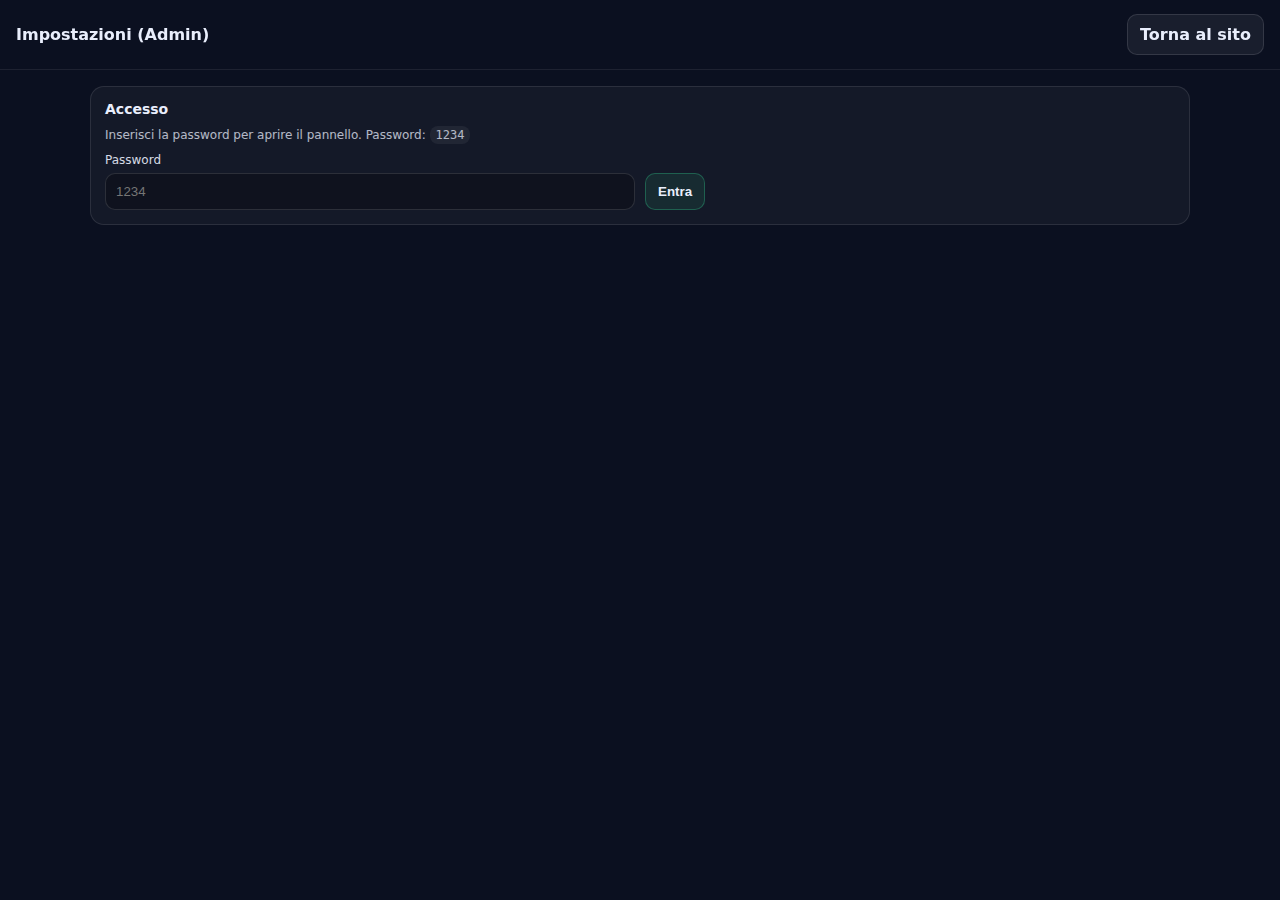
<file: admin/index.html>
<!doctype html>
<html lang="it">
<head>
  <meta charset="utf-8" />
  <meta name="viewport" content="width=device-width, initial-scale=1" />
  <title>Impostazioni - Acchiappasogni di Erika</title>
  <style>
    :root { color-scheme: dark; }
    body { margin:0; font-family: system-ui, -apple-system, Segoe UI, Roboto, Arial; background:#0b1020; color:#e9eefc; }
    header { position: sticky; top:0; backdrop-filter: blur(10px); background: rgba(11,16,32,.8); border-bottom:1px solid rgba(255,255,255,.08); padding:14px 16px; display:flex; align-items:center; gap:10px; z-index:5;}
    header h1 { margin:0; font-size:16px; font-weight:700; }
    header .spacer { flex:1; }
    a.btn, button.btn { border:1px solid rgba(255,255,255,.12); background: rgba(255,255,255,.06); color:#e9eefc; padding:10px 12px; border-radius:10px; cursor:pointer; text-decoration:none; font-weight:600; }
    a.btn:hover, button.btn:hover { background: rgba(255,255,255,.09); }
    main { padding:16px; max-width:1100px; margin:0 auto; }
    .grid { display:grid; grid-template-columns: 1fr; gap:14px; }
    @media (min-width: 960px) { .grid { grid-template-columns: 380px 1fr; } }
    .card { border:1px solid rgba(255,255,255,.10); background: rgba(255,255,255,.04); border-radius:14px; padding:14px; }
    .card h2 { margin:0 0 10px; font-size:14px; }
    label { display:block; font-size:12px; opacity:.9; margin:10px 0 6px; }
    input, select, textarea { width:100%; box-sizing:border-box; padding:10px 10px; border-radius:10px;
      border:1px solid rgba(255,255,255,.12); background: rgba(0,0,0,.25); color:#e9eefc; }
    textarea { min-height:88px; resize: vertical; }
    .row { display:grid; grid-template-columns: 1fr 1fr; gap:10px; }
    .row3 { display:grid; grid-template-columns: 1fr 1fr 1fr; gap:10px; }
    .muted { opacity:.75; font-size:12px; line-height:1.35; }
    .actions { display:flex; flex-wrap:wrap; gap:10px; margin-top:12px; }
    .danger { border-color: rgba(255,90,90,.35) !important; background: rgba(255,90,90,.08) !important; }
    .ok { border-color: rgba(60,255,170,.25) !important; background: rgba(60,255,170,.08) !important; }
    .list { display:grid; gap:10px; }
    .item { display:flex; gap:12px; align-items:flex-start; padding:10px; border:1px solid rgba(255,255,255,.10); border-radius:12px; background: rgba(255,255,255,.03); }
    .thumb { width:78px; height:78px; border-radius:12px; object-fit:cover; background: rgba(255,255,255,.06); border:1px solid rgba(255,255,255,.08); }
    .item h3 { margin:0; font-size:14px; }
    .pill { display:inline-block; font-size:11px; padding:3px 8px; border-radius:999px; border:1px solid rgba(255,255,255,.10); background: rgba(255,255,255,.06); margin-top:6px; }
    .item .meta { flex:1; }
    .item .controls { display:flex; gap:8px; flex-wrap:wrap; justify-content:flex-end; }
    .small { padding:8px 10px !important; border-radius:10px !important; font-size:13px; }
    .hr { height:1px; background: rgba(255,255,255,.10); margin:12px 0; }
    .hidden { display:none !important; }
    code { background: rgba(255,255,255,.08); padding:2px 6px; border-radius:8px; }
  </style>
</head>
<body>
<header>
  <h1>Impostazioni (Admin)</h1>
  <span class="spacer"></span>
  <a class="btn" href="../">Torna al sito</a>
</header>

<main>
  <div id="lockCard" class="card">
    <h2>Accesso</h2>
    <div class="muted">Inserisci la password per aprire il pannello. Password: <code>1234</code></div>
    <div class="row">
      <div>
        <label>Password</label>
        <input id="pw" type="password" placeholder="1234" />
      </div>
      <div style="align-self:end">
        <button class="btn ok" id="btnLogin">Entra</button>
      </div>
    </div>
    <div id="lockErr" class="muted" style="margin-top:10px; color:#ff8e8e; display:none;">Password errata.</div>
  </div>

  <div id="app" class="grid hidden">
    <section class="card">
      <h2>Azioni veloci</h2>
      <div class="muted">
        Le modifiche si salvano <b>in locale</b> (telefono/PC) e il sito le usa subito.
        Per renderle “definitive” su GitHub: usa <b>Esporta JSON</b> e incollalo in <code>data/products.json</code>.
      </div>

      <div class="actions">
        <button class="btn" id="btnLoadFromGitHub">Ricarica da GitHub (reset locale)</button>
        <button class="btn" id="btnSetAll5">Metti tutti i prezzi a 5€</button>
        <button class="btn" id="btnExport">Esporta JSON</button>
        <button class="btn" id="btnImport">Importa JSON</button>
        <button class="btn danger" id="btnClearLocal">Cancella modifiche locali</button>
      </div>

      <div class="hr"></div>

      <h2>Aggiungi / Modifica prodotto</h2>

      <label>ID (unico)</label>
      <input id="f_id" placeholder="AE-1200" />

      <div class="row">
        <div>
          <label>Titolo (es: Acchiappasogni - Modello 1)</label>
          <input id="f_title" placeholder="Acchiappasogni - Modello 1" />
        </div>
        <div>
          <label>Categoria</label>
          <input id="f_category" placeholder="Acchiappasogni Classici" />
        </div>
      </div>

      <div class="row3">
        <div>
          <label>Prezzo (€)</label>
          <input id="f_price" type="number" min="0" step="0.01" value="5" />
        </div>
        <div>
          <label>In evidenza</label>
          <select id="f_featured">
            <option value="false">No</option>
            <option value="true">Sì</option>
          </select>
        </div>
        <div>
          <label>Numero modello (solo per ordinare)</label>
          <input id="f_modelNo" type="number" min="1" step="1" value="1" />
        </div>
      </div>

      <label>Descrizione (opzionale)</label>
      <textarea id="f_desc" placeholder="(lascia vuoto se non vuoi descrizione)"></textarea>

      <label>Foto (scegli 1 opzione)</label>
      <div class="muted">
        ✅ <b>Opzione A (consigliata)</b>: metti il percorso GitHub (es: <code>assets/images/acchiappasogni_hd/FB_IMG_....jpg</code>)<br>
        ✅ <b>Opzione B</b>: scegli un file dal telefono → si salva in locale (non va su GitHub).
      </div>

      <label>Percorso/URL immagine (Opzione A)</label>
      <input id="f_image" placeholder="assets/images/acchiappasogni_hd/FB_IMG_....jpg" />

      <label>Carica file immagine (Opzione B - solo locale)</label>
      <input id="f_file" type="file" accept="image/*" />

      <div style="margin-top:10px;">
        <img id="preview" class="thumb" alt="anteprima" />
      </div>

      <div class="actions">
        <button class="btn ok" id="btnSave">Salva (aggiungi / aggiorna)</button>
        <button class="btn" id="btnNew">Nuovo (pulisci campi)</button>
        <button class="btn danger" id="btnDelete">Elimina questo prodotto</button>
      </div>

      <div id="msg" class="muted" style="margin-top:10px;"></div>
    </section>

    <section class="card">
      <h2>Elenco prodotti</h2>
      <div class="muted">Tocca “Modifica” su un prodotto per caricarlo nel form.</div>

      <label>Cerca</label>
      <input id="q" placeholder="cerca titolo / id..." />

      <div class="hr"></div>

      <div id="list" class="list"></div>
    </section>
  </div>

  <div id="exportModal" class="card hidden">
    <h2>Esporta JSON</h2>
    <div class="muted">
      Copia tutto e incollalo in <code>data/products.json</code> su GitHub quando vuoi rendere le modifiche “online”.
    </div>
    <label>JSON</label>
    <textarea id="exportText" style="min-height:260px;"></textarea>
    <div class="actions">
      <button class="btn ok" id="btnCopy">Copia</button>
      <button class="btn" id="btnCloseExport">Chiudi</button>
    </div>
  </div>

  <div id="importModal" class="card hidden">
    <h2>Importa JSON</h2>
    <div class="muted">
      Incolla qui un JSON valido (array di prodotti). Verrà salvato in locale e usato dal sito.
    </div>
    <label>JSON</label>
    <textarea id="importText" style="min-height:220px;"></textarea>
    <div class="actions">
      <button class="btn ok" id="btnDoImport">Importa</button>
      <button class="btn" id="btnCloseImport">Chiudi</button>
    </div>
  </div>
</main>

<script>
(() => {
  const PASS = "1234";
  const KEY = "AE_PRODUCTS_OVERRIDE_V1";
  const GITHUB_PRODUCTS_URL = "../data/products.json";

  // --- DOM
  const $ = (id) => document.getElementById(id);

  const lockCard = $("lockCard");
  const app = $("app");
  const lockErr = $("lockErr");
  const pw = $("pw");
  const btnLogin = $("btnLogin");

  const btnLoadFromGitHub = $("btnLoadFromGitHub");
  const btnSetAll5 = $("btnSetAll5");
  const btnExport = $("btnExport");
  const btnImport = $("btnImport");
  const btnClearLocal = $("btnClearLocal");

  const exportModal = $("exportModal");
  const exportText = $("exportText");
  const btnCopy = $("btnCopy");
  const btnCloseExport = $("btnCloseExport");

  const importModal = $("importModal");
  const importText = $("importText");
  const btnDoImport = $("btnDoImport");
  const btnCloseImport = $("btnCloseImport");

  const f_id = $("f_id");
  const f_title = $("f_title");
  const f_category = $("f_category");
  const f_price = $("f_price");
  const f_featured = $("f_featured");
  const f_modelNo = $("f_modelNo");
  const f_desc = $("f_desc");
  const f_image = $("f_image");
  const f_file = $("f_file");
  const preview = $("preview");

  const btnSave = $("btnSave");
  const btnNew = $("btnNew");
  const btnDelete = $("btnDelete");
  const msg = $("msg");

  const q = $("q");
  const list = $("list");

  // --- STATE
  /** @type {Array<any>} */
  let products = [];

  // --- HELPERS
  function toast(t, ok=true){
    msg.textContent = t;
    msg.style.color = ok ? "#9dffcf" : "#ff9d9d";
    setTimeout(() => { if (msg.textContent === t) msg.textContent = ""; }, 3500);
  }

  function sanitizeNumber(n, fallback=0){
    const x = Number(n);
    return Number.isFinite(x) ? x : fallback;
  }

  function getLocal(){
    const raw = localStorage.getItem(KEY);
    if(!raw) return null;
    try { return JSON.parse(raw); } catch { return null; }
  }

  function setLocal(arr){
    localStorage.setItem(KEY, JSON.stringify(arr, null, 2));
  }

  async function fetchGitHubProducts(){
    const res = await fetch(GITHUB_PRODUCTS_URL + "?t=" + Date.now(), { cache:"no-store" });
    if(!res.ok) throw new Error("Impossibile caricare products.json");
    const data = await res.json();
    if(!Array.isArray(data)) throw new Error("JSON non valido: non è un array");
    return data;
  }

  function byModelNo(a,b){
    const an = sanitizeNumber(a.modelNo ?? guessModelNo(a.title), 999999);
    const bn = sanitizeNumber(b.modelNo ?? guessModelNo(b.title), 999999);
    return an - bn;
  }

  function guessModelNo(title=""){
    const m = String(title).match(/modello\s+(\d+)/i);
    return m ? Number(m[1]) : 999999;
  }

  function normalize(p){
    // descrizione opzionale: se vuota la togliamo (così “senza descrizione” resta pulito)
    const out = {
      id: String(p.id || "").trim(),
      title: String(p.title || "").trim(),
      category: String(p.category || "Acchiappasogni Classici").trim(),
      price_from: sanitizeNumber(p.price_from, 5),
      featured: Boolean(p.featured),
      // extra per ordinamento interno
      modelNo: sanitizeNumber(p.modelNo ?? guessModelNo(p.title), 999999),
    };

    const desc = (p.description ?? "").toString().trim();
    if(desc) out.description = desc;

    const img = (p.image ?? "").toString().trim();
    if(img) out.image = img;

    return out;
  }

  function renderList(){
    const query = (q.value || "").toLowerCase().trim();
    const filtered = products
      .slice()
      .sort(byModelNo)
      .filter(p => {
        if(!query) return true;
        return (p.id||"").toLowerCase().includes(query) ||
               (p.title||"").toLowerCase().includes(query);
      });

    list.innerHTML = "";
    if(filtered.length === 0){
      list.innerHTML = `<div class="muted">Nessun prodotto trovato.</div>`;
      return;
    }

    for(const p of filtered){
      const item = document.createElement("div");
      item.className = "item";

      const img = document.createElement("img");
      img.className = "thumb";
      img.alt = p.title || "foto";
      img.loading = "lazy";
      if(p.image){
        img.src = p.image.startsWith("data:") ? p.image : ("../" + p.image.replace(/^\.\//,"").replace(/^\/+/,""));
      } else {
        img.removeAttribute("src");
      }

      const meta = document.createElement("div");
      meta.className = "meta";
      meta.innerHTML = `
        <h3>${escapeHtml(p.title || "(senza titolo)")}</h3>
        <div class="pill">${escapeHtml(p.id || "")} · € ${escapeHtml(String(p.price_from ?? ""))}</div>
        <div class="muted" style="margin-top:6px;">${escapeHtml(p.category || "")}${p.featured ? " · In evidenza" : ""}</div>
      `;

      const controls = document.createElement("div");
      controls.className = "controls";
      const b1 = document.createElement("button");
      b1.className = "btn small";
      b1.textContent = "Modifica";
      b1.onclick = () => loadIntoForm(p.id);

      const b2 = document.createElement("button");
      b2.className = "btn small danger";
      b2.textContent = "Elimina";
      b2.onclick = () => {
        if(confirm(`Eliminare "${p.title}"?`)){
          products = products.filter(x => x.id !== p.id);
          setLocal(products);
          renderList();
          toast("Prodotto eliminato.");
          clearForm();
        }
      };

      controls.appendChild(b1);
      controls.appendChild(b2);

      item.appendChild(img);
      item.appendChild(meta);
      item.appendChild(controls);

      list.appendChild(item);
    }
  }

  function escapeHtml(s){
    return String(s).replace(/[&<>"']/g, c => ({
      "&":"&amp;","<":"&lt;",">":"&gt;","\"":"&quot;","'":"&#39;"
    }[c]));
  }

  function clearForm(){
    f_id.value = "";
    f_title.value = "";
    f_category.value = "Acchiappasogni Classici";
    f_price.value = "5";
    f_featured.value = "false";
    f_modelNo.value = "1";
    f_desc.value = "";
    f_image.value = "";
    f_file.value = "";
    preview.src = "";
  }

  function loadIntoForm(id){
    const p = products.find(x => x.id === id);
    if(!p){ toast("Prodotto non trovato.", false); return; }

    f_id.value = p.id || "";
    f_title.value = p.title || "";
    f_category.value = p.category || "Acchiappasogni Classici";
    f_price.value = String(p.price_from ?? 5);
    f_featured.value = p.featured ? "true" : "false";
    f_modelNo.value = String(p.modelNo ?? guessModelNo(p.title) ?? 999999);
    f_desc.value = p.description || "";
    f_image.value = (p.image && !p.image.startsWith("data:")) ? p.image : "";
    f_file.value = "";

    if(p.image){
      preview.src = p.image.startsWith("data:") ? p.image : ("../" + p.image.replace(/^\.\//,"").replace(/^\/+/,""));
    } else {
      preview.src = "";
    }
  }

  function upsertFromForm(){
    const id = f_id.value.trim();
    const title = f_title.value.trim();
    if(!id){ toast("ID obbligatorio.", false); return; }
    if(!title){ toast("Titolo obbligatorio.", false); return; }

    const obj = normalize({
      id,
      title,
      category: f_category.value.trim() || "Acchiappasogni Classici",
      price_from: sanitizeNumber(f_price.value, 5),
      featured: (f_featured.value === "true"),
      modelNo: sanitizeNumber(f_modelNo.value, guessModelNo(title)),
      description: f_desc.value.trim(),
      image: f_image.value.trim()
    });

    // se l’utente ha caricato un file immagine, salviamo dataURL (solo locale)
    const file = f_file.files && f_file.files[0];
    if(file){
      const reader = new FileReader();
      reader.onload = () => {
        obj.image = String(reader.result || "");
        commitUpsert(obj);
      };
      reader.readAsDataURL(file);
      return;
    }

    commitUpsert(obj);
  }

  function commitUpsert(obj){
    // se immagine vuota, la togliamo
    if(!obj.image) delete obj.image;

    const i = products.findIndex(x => x.id === obj.id);
    if(i >= 0){
      products[i] = obj;
      toast("Prodotto aggiornato.");
    } else {
      products.push(obj);
      toast("Prodotto aggiunto.");
    }

    setLocal(products);
    renderList();
    loadIntoForm(obj.id);
  }

  function deleteCurrent(){
    const id = f_id.value.trim();
    if(!id){ toast("Seleziona un prodotto.", false); return; }
    const p = products.find(x => x.id === id);
    if(!p){ toast("Prodotto non trovato.", false); return; }

    if(confirm(`Eliminare "${p.title}"?`)){
      products = products.filter(x => x.id !== id);
      setLocal(products);
      renderList();
      toast("Prodotto eliminato.");
      clearForm();
    }
  }

  function exportJSON(){
    const out = products
      .slice()
      .sort(byModelNo)
      .map(p => {
        // togliamo modelNo prima di esportare se non ti serve nel sito
        const copy = { ...p };
        delete copy.modelNo;
        return copy;
      });

    exportText.value = JSON.stringify(out, null, 2);
    exportModal.classList.remove("hidden");
    importModal.classList.add("hidden");
    window.scrollTo({ top: document.body.scrollHeight, behavior:"smooth" });
  }

  function openImport(){
    importText.value = "";
    importModal.classList.remove("hidden");
    exportModal.classList.add("hidden");
    window.scrollTo({ top: document.body.scrollHeight, behavior:"smooth" });
  }

  function doImport(){
    const raw = importText.value.trim();
    if(!raw){ toast("Incolla un JSON.", false); return; }
    try{
      const arr = JSON.parse(raw);
      if(!Array.isArray(arr)) throw new Error("Non è un array");
      products = arr.map(normalize);
      setLocal(products);
      renderList();
      toast("Import completato.");
      importModal.classList.add("hidden");
    } catch(e){
      toast("JSON non valido: " + e.message, false);
    }
  }

  function setAllPrices5(){
    products = products.map(p => ({ ...p, price_from: 5 }));
    setLocal(products);
    renderList();
    toast("Ok: tutti i prezzi a 5€.");
  }

  async function initAfterLogin(){
    // carico prima da localStorage, se non c’è allora da GitHub
    const local = getLocal();
    if(local && Array.isArray(local) && local.length){
      products = local.map(normalize);
    } else {
      products = (await fetchGitHubProducts()).map(normalize);
      // IMPORTANTISSIMO: di default mettiamo i prezzi a 5
      products = products.map(p => ({ ...p, price_from: 5 }));
      setLocal(products);
    }

    clearForm();
    renderList();
  }

  // --- EVENTS
  btnLogin.onclick = async () => {
    if(pw.value.trim() !== PASS){
      lockErr.style.display = "block";
      return;
    }
    lockErr.style.display = "none";
    lockCard.classList.add("hidden");
    app.classList.remove("hidden");
    await initAfterLogin();
  };

  pw.addEventListener("keydown", (e) => {
    if(e.key === "Enter") btnLogin.click();
  });

  q.oninput = renderList;

  btnSave.onclick = upsertFromForm;
  btnNew.onclick = clearForm;
  btnDelete.onclick = deleteCurrent;

  f_file.onchange = () => {
    const file = f_file.files && f_file.files[0];
    if(!file){ preview.src = ""; return; }
    const reader = new FileReader();
    reader.onload = () => preview.src = String(reader.result || "");
    reader.readAsDataURL(file);
  };

  btnExport.onclick = exportJSON;
  btnImport.onclick = openImport;

  btnCopy.onclick = async () => {
    try{
      await navigator.clipboard.writeText(exportText.value);
      toast("Copiato negli appunti.");
    } catch {
      toast("Non riesco a copiare: seleziona e copia manualmente.", false);
    }
  };

  btnCloseExport.onclick = () => exportModal.classList.add("hidden");
  btnCloseImport.onclick = () => importModal.classList.add("hidden");
  btnDoImport.onclick = doImport;

  btnSetAll5.onclick = () => {
    if(confirm("Vuoi impostare TUTTI i prodotti a 5€?")) setAllPrices5();
  };

  btnClearLocal.onclick = () => {
    if(confirm("Cancellare tutte le modifiche locali? (torni ai dati GitHub)")){
      localStorage.removeItem(KEY);
      toast("Modifiche locali cancellate.");
      location.reload();
    }
  };

  btnLoadFromGitHub.onclick = async () => {
    if(!confirm("Ricarico da GitHub e sovrascrivo i dati locali?")) return;
    try{
      const gh = await fetchGitHubProducts();
      products = gh.map(normalize).map(p => ({ ...p, price_from: 5 }));
      setLocal(products);
      renderList();
      toast("Ricaricato da GitHub.");
    } catch(e){
      toast("Errore: " + e.message, false);
    }
  };

})();
</script>
</body>
</html>
</file>
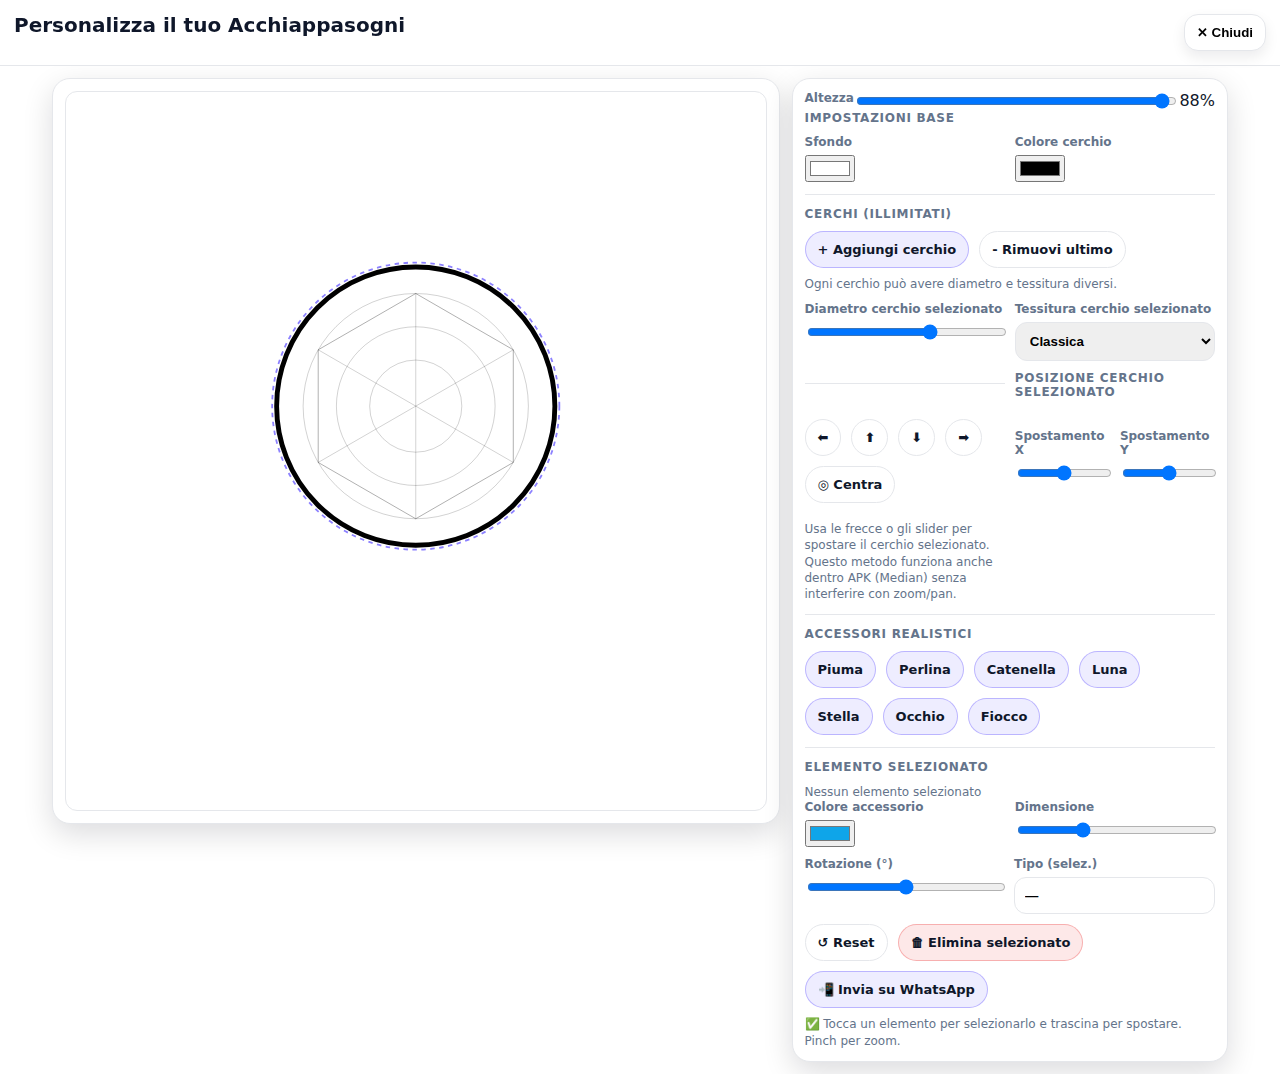
<file: configuratore.html>
<!doctype html>
<html lang="it">
<head>
  <meta charset="utf-8"/>
  <meta name="viewport" content="width=device-width,initial-scale=1,viewport-fit=cover"/>
  <title>Personalizza Acchiappasogni</title>
  <style>
    :root{
      --bg:#ffffff;
      --card:#ffffff;
      --text:#0f172a;
      --muted:#64748b;
      --border:#e5e7eb;
      --accent:#5b4bff;
      --shadow: 0 10px 30px rgba(2,6,23,.14);
      --r:18px;
    }
    *{box-sizing:border-box;-webkit-tap-highlight-color:transparent}
    html,body{height:100%;margin:0;font-family:system-ui,-apple-system,Segoe UI,Roboto,Arial;color:var(--text);background:var(--bg)}
    .top{
      position:sticky;top:0;z-index:20;
      background:rgba(255,255,255,.95);
      backdrop-filter: blur(8px);
      border-bottom:1px solid var(--border);
      padding:14px 14px;
      display:flex;align-items:flex-start;gap:12px;justify-content:space-between
    }
    .top h1{margin:0;font-size:20px;line-height:1.1}
    .top p{margin:6px 0 0;font-size:13px;color:var(--muted)}
    .btn{
      border:1px solid var(--border);
      background:#fff;
      border-radius:14px;
      padding:10px 12px;
      font-weight:800;
      box-shadow: 0 6px 14px rgba(2,6,23,.08);
    }
    .btn:active{transform:scale(.98)}
    .wrap{max-width:1200px;margin:0 auto;padding:12px}
    .grid{
      display:grid;
      grid-template-columns: 1.25fr .75fr;
      gap:12px;
      align-items:start;
    }
    .card{
      background:var(--card);
      border:1px solid var(--border);
      border-radius:var(--r);
      box-shadow: var(--shadow);
    }
    .stageCard{padding:12px}
    .panel{padding:12px}
    .secTitle{margin:0 0 10px;font-size:12px;color:var(--muted);font-weight:900;text-transform:uppercase;letter-spacing:.06em}
    .row{display:flex;gap:10px;flex-wrap:wrap}
    .chip{
      border:1px solid var(--border);
      background:#fff;
      border-radius:999px;
      padding:10px 12px;
      font-weight:800;
      cursor:pointer;
      user-select:none;
      font-size:13px;
    }
    .chip.primary{background:rgba(91,75,255,.10);border-color:rgba(91,75,255,.35)}
    .chip.danger{background:rgba(239,68,68,.12);border-color:rgba(239,68,68,.35)}
    .chip:active{transform:scale(.98)}
    .small{font-size:12px;color:var(--muted);margin-top:8px;line-height:1.35}
    .grid2{display:grid;grid-template-columns:1fr 1fr;gap:10px}
    .field{display:flex;flex-direction:column;gap:6px}
    label{font-size:12px;color:var(--muted);font-weight:800}
    input[type="text"], input[type="number"]{
      border:1px solid var(--border);
      border-radius:12px;
      padding:10px 10px;
      font-weight:700;
      outline:none;
      background:#fff;
    }
    input[type="range"]{width:100%}
    .hr{height:1px;background:var(--border);margin:12px 0}

    /* STAGE */
    #stageWrap{
      width:100%;
      aspect-ratio: 9/16;
      max-height: 80vh;
      margin:0 auto;
      background:#ffffff;              /* richiesto: sfondo bianco */
      border-radius: calc(var(--r) - 6px);
      overflow:hidden;
      position:relative;
      border:1px solid var(--border);
      touch-action:none;
    }
    #stageSvg{width:100%;height:100%;display:block}
    .hintLine{display:flex;justify-content:space-between;gap:10px;flex-wrap:wrap;margin-top:10px}
    .pill{font-size:12px;color:var(--muted)}
    .mono{font-family: ui-monospace, SFMono-Regular, Menlo, Monaco, Consolas, "Liberation Mono", "Courier New", monospace}

    /* Mobile: pannello sotto tipo app */
    @media (pointer:coarse), (max-width:900px){
      .grid{grid-template-columns:1fr;}
      .panel{
        position:fixed;left:0;right:0;bottom:0;z-index:30;
        border-top-left-radius:22px;border-top-right-radius:22px;
        height: var(--sheetH, 52vh);
        max-height: none;
        overflow:auto;
      }
      .sheetHandle{
        position: sticky; top: 0;
        background: inherit;
        padding: 10px 0 6px;
        margin: -12px -12px 8px; /* compensate panel padding */
        display:flex; justify-content:center; align-items:center;
        cursor: grab;
        touch-action: none;
        z-index: 2;
      }
      .sheetHandle .grab{
        width: 54px; height: 6px; border-radius: 999px;
        background: rgba(0,0,0,.18);
      }
      .sheetHandle:active{ cursor: grabbing; }

      .sheetSizer{
        display:flex;
        align-items:center;
        gap:10px;
        padding: 0 4px 10px;
        margin-top:-4px;
      }
      .sheetSizer label{
        font-size:11px;
        color:var(--muted);
        font-weight:900;
        white-space:nowrap;
      }
      .sheetSizer input[type="range"]{
        flex:1;
      }
      .sheetSizer .val{
        font-size:11px;
        color:var(--muted);
        font-weight:900;
        min-width:44px;
        text-align:right;
      }
.stageCard{padding-bottom:calc(52vh + 12px);}
    }
  
    /* Landscape on phone: show settings as right sidebar */
    @media (pointer:coarse) and (orientation: landscape){
      :root{ --sideW: min(380px, 42vw); }
      .grid{ grid-template-columns: 1fr; }
      .panel{
        position: fixed;
        top: calc(env(safe-area-inset-top, 0px) + 68px); /* below top bar */
        right: 0;
        bottom: 0;
        left: auto;
        width: var(--sideW);
        height: auto;
        max-height: none;
        border-top-left-radius: 22px;
        border-top-right-radius: 0;
        border-bottom-left-radius: 22px;
        border-bottom-right-radius: 0;
        overflow: auto;
      }
      .stageCard{
        padding-bottom: 12px !important;
        padding-right: calc(var(--sideW) + 12px);
      }
      /* handle becomes just a visual separator; disable grabbing feel */
      .sheetHandle{ cursor: default; touch-action: auto; }
      .sheetHandle:active{ cursor: default; }
    }


/* ===== SHARE OVERLAY (ONLY: ALLEGA+INVIA + SCARICA) ===== */
.shareModal{
  position:fixed; inset:0; z-index:9999;
  background:rgba(0,0,0,.55);
  display:none;
  align-items:center;
  justify-content:center;
  padding:18px;
}
.shareModal.open{ display:flex; }
.shareCard{
  width:min(520px, 100%);
  background:#fff;
  border-radius:18px;
  border:1px solid rgba(0,0,0,.08);
  box-shadow: 0 18px 50px rgba(0,0,0,.25);
  overflow:hidden;
}
.shareCard .head{
  padding:12px 14px;
  border-bottom:1px solid rgba(0,0,0,.08);
  display:flex; align-items:center; justify-content:space-between; gap:10px;
}
.shareCard .head .t{ font-weight:900; }
.shareCard .head .x{
  border:1px solid rgba(0,0,0,.12);
  background:#fff;
  border-radius:12px;
  padding:8px 10px;
  font-weight:900;
}
.shareCard .body{ padding:12px 14px; }
.sharePreview{
  width:100%;
  aspect-ratio: 9/16;
  background:#f8fafc;
  border:1px solid rgba(0,0,0,.08);
  border-radius:14px;
  overflow:hidden;
  display:flex; align-items:center; justify-content:center;
}
.sharePreview img{ width:100%; height:100%; object-fit:contain; display:block; }
.shareActions{
  display:flex;
  gap:10px;
  flex-wrap:wrap;
  margin-top:12px;
}
.shareActions .btn2{
  border:1px solid var(--border);
  background:#fff;
  border-radius:14px;
  padding:10px 12px;
  font-weight:900;
  box-shadow: 0 6px 14px rgba(2,6,23,.08);
}
.shareActions .btn2.primary{
  background:rgba(91,75,255,.12);
  border-color:rgba(91,75,255,.35);
}
.shareActions .btn2:disabled{
  opacity:.55;
  filter:grayscale(1);
}
.shareSmall{
  font-size:12px;
  color:var(--muted);
  margin-top:10px;
  line-height:1.35;
}

  
/* FIX MEDIAN: modal scroll + no cut */
.shareCard{
  max-height: 92vh;
  display: flex;
  flex-direction: column;
}
.shareCard .body{
  overflow: auto;
  -webkit-overflow-scrolling: touch;
}
.sharePreview{
  max-height: 55vh;
}
@media (max-height: 700px){
  .sharePreview{ max-height: 48vh; }
}

</style>
</head>
<body>
  <div class="top">
    <div>
      <h1>Personalizza il tuo Acchiappasogni</h1>
    </div>
    <button class="btn" id="btnClose">✕ Chiudi</button>
  </div>

  <div class="wrap">
    <div class="grid">
      <div class="card stageCard">
        <div id="stageWrap" aria-label="Anteprima">
          <!-- Tutto in SVG così possiamo esportare un PNG senza librerie -->
          <svg id="stageSvg" viewBox="0 0 1000 1600" xmlns="http://www.w3.org/2000/svg">
            <rect id="bgRect" x="0" y="0" width="1000" height="1600" fill="#ffffff"/>
            <g id="world" transform="translate(0 0) scale(1)">
              <!-- Rings + ragnatele -->
              <g id="ringsLayer"></g>
              <!-- Accessori -->
              <g id="accLayer"></g>
            </g>
          </svg>
        </div>

      </div>

      <div class="card panel">
        
        <div class="sheetHandle" id="sheetHandle"><div class="grab"></div></div>
<div class="sheetSizer" id="sheetSizerWrap"><label>Altezza</label><input type="range" id="sheetSizer" min="10" max="90" value="52"/><div class="val" id="sheetSizerVal">52%</div></div>
<div class="secTitle">Impostazioni base</div>
        <div class="grid2">
          <div class="field">
            <label>Sfondo</label>
            <input type="color" id="bgColor" value="#ffffff"/>
          </div>
          <div class="field">
            <label>Colore cerchio</label>
            <input type="color" id="ringColor" value="#000000"/>
          </div>
        </div>

        <div class="hr"></div>

        <div class="secTitle">Cerchi (illimitati)</div>
        <div class="row">
          <div class="chip primary" id="btnAddRing">+ Aggiungi cerchio</div>
          <div class="chip" id="btnRemoveRing">- Rimuovi ultimo</div>
        </div>
        <div class="small">Ogni cerchio può avere diametro e tessitura diversi.</div>

        <div class="grid2" style="margin-top:10px">
          <div class="field">
            <label>Diametro cerchio selezionato</label>
            <input type="range" id="ringSize" min="150" max="900" value="620"/>
          </div>
          <div class="field">
            <label>Tessitura cerchio selezionato</label>
            <select id="ringWeave" style="border:1px solid var(--border); border-radius:12px; padding:10px; font-weight:800;">
              <option value="classic">Classica</option>
              <option value="spiral">Spirale</option>
              <option value="chakra">Chakra</option>
              <option value="star">Stella</option>
              <option value="dense">Fitta</option>
            </select>
          </div>

        <div class="hr"></div>

        <div class="secTitle">Posizione cerchio selezionato</div>
        <div class="row">
          <div class="chip" id="btnRingLeft">⬅︎</div>
          <div class="chip" id="btnRingUp">⬆︎</div>
          <div class="chip" id="btnRingDown">⬇︎</div>
          <div class="chip" id="btnRingRight">➡︎</div>
          <div class="chip" id="btnRingCenter">◎ Centra</div>
        </div>
        <div class="grid2" style="margin-top:10px">
          <div class="field">
            <label>Spostamento X</label>
            <input type="range" id="ringPosX" min="-450" max="450" value="0"/>
          </div>
          <div class="field">
            <label>Spostamento Y</label>
            <input type="range" id="ringPosY" min="-450" max="450" value="0"/>
          </div>
        </div>
        <div class="small">Usa le frecce o gli slider per spostare il cerchio selezionato. Questo metodo funziona anche dentro APK (Median) senza interferire con zoom/pan.</div>

        </div>

        <div class="hr"></div>

        <div class="secTitle">Accessori realistici</div>
        <div class="row" id="palette">
          <div class="chip primary" data-add="feather">Piuma</div>
          <div class="chip primary" data-add="bead">Perlina</div>
          <div class="chip primary" data-add="chain">Catenella</div>
          <div class="chip primary" data-add="moon">Luna</div>
          <div class="chip primary" data-add="star">Stella</div>
          <div class="chip primary" data-add="eye">Occhio</div>
          <div class="chip primary" data-add="bow">Fiocco</div>
        </div>

        <div class="hr"></div>

        <div class="secTitle">Elemento selezionato</div>
        <div class="small" id="selInfo">Nessun elemento selezionato</div>
        <div class="grid2">
          <div class="field">
            <label>Colore accessorio</label>
            <input type="color" id="accColor" value="#0ea5e9"/>
          </div>
          <div class="field">
            <label>Dimensione</label>
            <input type="range" id="accScale" min="30" max="220" value="90"/>
          </div>
        </div>
        <div class="grid2" style="margin-top:10px">
          <div class="field">
            <label>Rotazione (°)</label>
            <input type="range" id="accRot" min="-180" max="180" value="0"/>
          </div>
          <div class="field">
            <label>Tipo (selez.)</label>
            <input type="text" id="accType" readonly value="—"/>
          </div>
        </div>

        <div class="row" style="margin-top:10px">
          <div class="chip" id="btnReset">↺ Reset</div>
          <div class="chip danger" id="btnDelete">🗑 Elimina selezionato</div>
          <div class="chip primary" id="btnSend">📲 Invia su WhatsApp</div>
        </div>

        <div class="small">
          ✅ Tocca un elemento per selezionarlo e trascina per spostare. Pinch per zoom.
        </div>
      </div>
    </div>
  </div>


<div class="shareModal" id="shareModal" aria-hidden="true">
  <div class="shareCard" role="dialog" aria-modal="true" aria-label="Condividi ordine">
    <div class="head">
      <div class="t">Invia ordine</div>
      <button class="x" id="shareCloseBtn" type="button">✕</button>
    </div>
    <div class="body">
      <div class="sharePreview">
        <img id="shareImg" alt="Anteprima acchiappasogni"/>
      </div>

      <div class="shareActions">
        <button class="btn2 primary" id="shareWhatsBtn" type="button">📲 Allega + Invia su WhatsApp</button>
        <button class="btn2" id="shareDownloadBtn" type="button">⬇️ Scarica immagine</button>
        <button class="btn2" id="shareTextBtn" type="button">💬 Invia testo (ordine)</button>
      </div>

      <div class="shareSmall" id="shareHint">
        <b>Come inviare l’ordine su WhatsApp:</b><br>
        1) Premi <b>“⬇️ Scarica immagine”</b> per salvarla sul telefono.<br>
        <span class="mono">• Se si apre “Condividi”, scegli “Salva su dispositivo / File”.</span><br>
        <span class="mono">• Se vedi solo anteprima, tieni premuto sull’immagine e scegli “Salva/Scarica”.</span><br>
        2) Premi <b>“💬 Invia testo (ordine)”</b> per inviare i dettagli al numero WhatsApp.<br>
        3) In WhatsApp, allega la foto salvata dalla tua galleria e invia.<br>
        <span class="mono">✅ Così l’ordine arriva completo: immagine + descrizione.</span>
      </div>
    </div>
  </div>
</div>


<script>
(() => {
  // ====== CONFIG ======
  const WHATSAPP_NUMBER = '+393440260906';

  // ====== DOM ======
  const btnClose = document.getElementById('btnClose');
  const stageWrap = document.getElementById('stageWrap');
  const svg = document.getElementById('stageSvg');
  const bgRect = document.getElementById('bgRect');
  const world = document.getElementById('world');
  const ringsLayer = document.getElementById('ringsLayer');
  const accLayer = document.getElementById('accLayer');

  const bgColor = document.getElementById('bgColor');
  const ringColor = document.getElementById('ringColor');

  const btnAddRing = document.getElementById('btnAddRing');
  const btnRemoveRing = document.getElementById('btnRemoveRing');
  const ringSize = document.getElementById('ringSize');
  const ringWeave = document.getElementById('ringWeave');

  const btnRingLeft = document.getElementById('btnRingLeft');
  const btnRingUp = document.getElementById('btnRingUp');
  const btnRingDown = document.getElementById('btnRingDown');
  const btnRingRight = document.getElementById('btnRingRight');
  const btnRingCenter = document.getElementById('btnRingCenter');
  const ringPosX = document.getElementById('ringPosX');
  const ringPosY = document.getElementById('ringPosY');

  const palette = document.getElementById('palette');
  const accColor = document.getElementById('accColor');
  const accScale = document.getElementById('accScale');
  const accRot = document.getElementById('accRot');
  const accType = document.getElementById('accType');

  const btnReset = document.getElementById('btnReset');
  const btnDelete = document.getElementById('btnDelete');
  const btnSend = document.getElementById('btnSend');
  const selInfo = document.getElementById('selInfo');

  // ====== CLOSE ======
  btnClose.addEventListener('click', () => {
    try { parent.postMessage({ type:'DC_CLOSE' }, '*'); } catch(e) {}
    if(history.length > 1) history.back();
  });

  // ====== STATE ======
  const CENTER = { x: 500, y: 700 }; // posizione cerchi (stile foto)
  let rings = [
    { id: 'ring1', d: 620, color: '#000000', weave: 'classic', x: 0, y: 0 }
  ];
  let selectedRingIndex = 0;


  function getSelectedRing(){ return rings[selectedRingIndex]; }
  function syncRingUI(){
    const rg = getSelectedRing();
    if(!rg) return;
    ringSize.value = String(rg.d);
    ringWeave.value = rg.weave;
    ringPosX.value = String(Math.round(rg.x || 0));
    ringPosY.value = String(Math.round(rg.y || 0));
  }

  let acc = [];
  let selectedAccId = null;
  let accIdC = 1;

  // zoom/pan world transform
  let scale = 1, tx = 0, ty = 0;
  const pointers = new Map();
  let gesture = null;
  let lastTap = 0;

  // ====== UTIL ======
  function clamp(v, a, b){ return Math.max(a, Math.min(b, v)); }
  function q(s){ return document.querySelector(s); }

  function setSelectedAcc(id){
    selectedAccId = id;
    // update UI highlight
    [...accLayer.querySelectorAll('[data-acc-id]')].forEach(n => {
      n.setAttribute('data-selected', n.getAttribute('data-acc-id') === String(id) ? '1' : '0');
    });
    const obj = acc.find(x => x.id === id);
    if(!obj){
      accColor.value = '#0ea5e9';
      accScale.value = 90;
      accRot.value = 0;
      accType.value = '—';
      selInfo.textContent = 'Nessun elemento selezionato';
      return;
    }
    accColor.value = obj.color;
    accScale.value = obj.size;
    accRot.value = obj.rot;
    accType.value = niceType(obj.type);
    selInfo.textContent = `Selezionato: ${niceType(obj.type)} • ${colorName(obj.color)} • size ${obj.size}`;
  }

  function niceType(t){
    return ({
      feather:'Piuma', bead:'Perlina', chain:'Catenella', moon:'Luna', star:'Stella', eye:'Occhio', bow:'Fiocco'
    }[t]) || t;
  }

  // Mappa colore base (nomi semplici, non codici)
  function colorName(hex){
    const h = String(hex||'').toLowerCase();
    const map = [
      ['#000000','nero'],['#ffffff','bianco'],['#ff0000','rosso'],['#00ff00','verde'],['#0000ff','blu'],
      ['#ffff00','giallo'],['#ff00ff','fucsia'],['#00ffff','azzurro'],['#ffa500','arancione'],
      ['#a52a2a','marrone'],['#808080','grigio'],['#ffd700','oro'],['#c0c0c0','argento']
    ];
    // nearest by RGB
    function hexToRgb(x){
      const m = /^#?([0-9a-f]{6})$/.exec(x);
      if(!m) return [0,0,0];
      const n = parseInt(m[1],16);
      return [(n>>16)&255, (n>>8)&255, n&255];
    }
    const [r,g,b] = hexToRgb(h);
    let best = {d:1e18, name:h};
    for(const [k,name] of map){
      const [R,G,B] = hexToRgb(k);
      const d = (r-R)*(r-R)+(g-G)*(g-G)+(b-B)*(b-B);
      if(d < best.d) best = {d,name};
    }
    return best.name;
  }

  function applyWorldTransform(){
    world.setAttribute('transform', `translate(${tx} ${ty}) scale(${scale})`);
  }

  function svgPointFromClient(cx, cy){
    const pt = svg.createSVGPoint();
    pt.x = cx; pt.y = cy;
    const ctm = svg.getScreenCTM();
    if(!ctm) return {x:0,y:0};
    const inv = ctm.inverse();
    const p = pt.matrixTransform(inv);
    // convert to world coords (reverse world transform)
    return {
      x: (p.x - tx) / scale,
      y: (p.y - ty) / scale
    };
  }

  // ====== DRAW RINGS / WEAVES ======
  function weavePaths(type, r){
    // returns array of SVG elements strings for a ring of radius r centered at 0,0
    // stroke defined outside
    const out = [];
    const circle = (rad, cls) => `<circle class="${cls}" cx="0" cy="0" r="${rad}" fill="none"/>`;
    const line = (x1,y1,x2,y2, cls) => `<line class="${cls}" x1="${x1}" y1="${y1}" x2="${x2}" y2="${y2}"/>`;

    if(type === 'spiral'){
      // simple spiral approximation with path
      out.push(`<path class="w1" d="M 0 ${-r} 
        a ${r} ${r} 0 1 1 -1 0
        a ${r-8} ${r-8} 0 1 0 1 0
        a ${r-40} ${r-40} 0 1 1 -1 0" fill="none"/>`);
    } else if(type === 'chakra'){
      out.push(circle(r*0.92,'w2'));
      out.push(circle(r*0.72,'w2'));
      out.push(circle(r*0.52,'w2'));
      out.push(circle(r*0.32,'w2'));
      out.push(line(0,-r*0.92,0,r*0.92,'w1'));
      out.push(line(-r*0.92,0,r*0.92,0,'w1'));
      out.push(line(-r*0.65,-r*0.65,r*0.65,r*0.65,'w1'));
      out.push(line(r*0.65,-r*0.65,-r*0.65,r*0.65,'w1'));
    } else if(type === 'star'){
      out.push(circle(r*0.86,'w2'));
      out.push(circle(r*0.60,'w2'));
      // 5-point star spokes
      const pts = [];
      for(let i=0;i<5;i++){
        const a = (-90 + i*72) * Math.PI/180;
        pts.push({x: Math.cos(a)*r*0.86, y: Math.sin(a)*r*0.86});
      }
      // connect every second point
      for(let i=0;i<5;i++){
        const a = pts[i];
        const b = pts[(i+2)%5];
        out.push(`<line class="w1" x1="${a.x}" y1="${a.y}" x2="${b.x}" y2="${b.y}"/>`);
      }
    } else if(type === 'dense'){
      // more circles + more spokes
      for(const k of [0.90,0.78,0.66,0.54,0.42,0.30,0.18]){
        out.push(circle(r*k,'w2'));
      }
      for(let i=0;i<12;i++){
        const a = i*(Math.PI*2/12);
        out.push(line(Math.cos(a)*r*0.90, Math.sin(a)*r*0.90, 0, 0, 'w1'));
      }
    } else {
      // classic
      out.push(circle(r*0.88,'w2'));
      out.push(circle(r*0.62,'w2'));
      out.push(circle(r*0.36,'w2'));
      // hex-ish web
      const A = [];
      for(let i=0;i<6;i++){
        const a = (-90 + i*60) * Math.PI/180;
        A.push({x:Math.cos(a)*r*0.88, y:Math.sin(a)*r*0.88});
      }
      for(let i=0;i<6;i++){
        const p1=A[i], p2=A[(i+1)%6];
        out.push(line(p1.x,p1.y,p2.x,p2.y,'w1'));
      }
      // diagonals
      out.push(line(A[0].x,A[0].y,A[3].x,A[3].y,'w2'));
      out.push(line(A[1].x,A[1].y,A[4].x,A[4].y,'w2'));
      out.push(line(A[2].x,A[2].y,A[5].x,A[5].y,'w2'));
    }
    return out;
  }

  function drawRings(){
    ringsLayer.innerHTML = '';
    rings.forEach((rg, idx) => {
      const r = rg.d/2;
      const sel = idx === selectedRingIndex;
      const g = document.createElementNS('http://www.w3.org/2000/svg','g');
      g.setAttribute('data-ring-id', rg.id);
      const px = CENTER.x + (rg.x || 0);
      const py = CENTER.y + (rg.y || 0);
      g.setAttribute('transform', `translate(${px} ${py})`);
      g.style.cursor = 'grab';

      // ring outline (nero / colore scelto)
      const circle = document.createElementNS('http://www.w3.org/2000/svg','circle');
      circle.setAttribute('cx','0'); circle.setAttribute('cy','0'); circle.setAttribute('r', String(r));
      circle.setAttribute('fill','none');
      circle.setAttribute('stroke', rg.color);
      circle.setAttribute('stroke-width', String(clamp(r*0.035, 8, 18)));
      circle.setAttribute('opacity','1');
      g.appendChild(circle);

      // web group
      const webG = document.createElementNS('http://www.w3.org/2000/svg','g');
      webG.innerHTML = weavePaths(rg.weave, r*0.92).join('');
      // style web lines
      webG.querySelectorAll('.w1,.w2').forEach(n=>{
        n.setAttribute('stroke', 'rgba(0,0,0,.35)');
        n.setAttribute('stroke-width', String(clamp(r*0.006, 2, 3)));
      });
      webG.querySelectorAll('.w2').forEach(n=>{
        n.setAttribute('stroke', 'rgba(0,0,0,.20)');
      });
      g.appendChild(webG);

      // selection halo
      if(sel){
        const halo = document.createElementNS('http://www.w3.org/2000/svg','circle');
        halo.setAttribute('cx','0'); halo.setAttribute('cy','0'); halo.setAttribute('r', String(r + 10));
        halo.setAttribute('fill','none');
        halo.setAttribute('stroke', 'rgba(91,75,255,.7)');
        halo.setAttribute('stroke-width','4');
        halo.setAttribute('stroke-dasharray','10 10');
        g.appendChild(halo);
      }
      // selezione + drag cerchio
      bindRingEvents(g, idx);

      ringsLayer.appendChild(g);
    });
  }

  // ====== ACCESSORY SHAPES (SVG) ======
  function accSvg(type, color){
    const c = color;
    if(type === 'bead'){
      return `
        <g>
          <circle cx="0" cy="0" r="40" fill="${c}" opacity="0.95"/>
          <circle cx="-12" cy="-14" r="10" fill="rgba(255,255,255,.55)"/>
          <circle cx="0" cy="0" r="40" fill="none" stroke="rgba(0,0,0,.18)" stroke-width="3"/>
        </g>`;
    }
    if(type === 'chain'){
      // 3 anelli
      return `
        <g fill="none" stroke="${c}" stroke-width="10" stroke-linecap="round" opacity="0.95">
          <ellipse cx="0" cy="-55" rx="36" ry="22"/>
          <ellipse cx="0" cy="0" rx="36" ry="22"/>
          <ellipse cx="0" cy="55" rx="36" ry="22"/>
        </g>`;
    }
    if(type === 'feather'){
      return `
        <g>
          <path d="M-10,-80 C-55,-35 -55,35 -5,80 C35,35 40,-25 -10,-80Z" fill="${c}" opacity="0.95"/>
          <path d="M-10,-80 C-2,-30 -2,20 -5,80" stroke="rgba(0,0,0,.25)" stroke-width="6" stroke-linecap="round"/>
          <path d="M-18,-50 L-50,-35" stroke="rgba(255,255,255,.35)" stroke-width="5" stroke-linecap="round"/>
          <path d="M-12,-15 L-52,0" stroke="rgba(255,255,255,.35)" stroke-width="5" stroke-linecap="round"/>
          <path d="M-8,18 L-45,35" stroke="rgba(255,255,255,.35)" stroke-width="5" stroke-linecap="round"/>
        </g>`;
    }
    if(type === 'moon'){
      return `
        <g>
          <path d="M20,-55 A55,55 0 1 0 20,55 A35,35 0 1 1 20,-55Z" fill="${c}" opacity="0.95"/>
          <path d="M20,-55 A55,55 0 1 0 20,55" fill="none" stroke="rgba(0,0,0,.18)" stroke-width="4"/>
        </g>`;
    }
    if(type === 'star'){
      return `
        <g>
          <path d="M0,-70 L18,-22 L68,-22 L28,8 L44,55 L0,28 L-44,55 L-28,8 L-68,-22 L-18,-22 Z"
                fill="${c}" opacity="0.95" stroke="rgba(0,0,0,.18)" stroke-width="4" stroke-linejoin="round"/>
        </g>`;
    }
    if(type === 'eye'){
      return `
        <g>
          <path d="M-85,0 C-50,-45 50,-45 85,0 C50,45 -50,45 -85,0Z" fill="${c}" opacity="0.9"/>
          <circle cx="0" cy="0" r="28" fill="rgba(255,255,255,.9)"/>
          <circle cx="0" cy="0" r="14" fill="rgba(0,0,0,.75)"/>
          <circle cx="-6" cy="-8" r="6" fill="rgba(255,255,255,.7)"/>
          <path d="M-85,0 C-50,-45 50,-45 85,0" fill="none" stroke="rgba(0,0,0,.18)" stroke-width="5"/>
          <path d="M-85,0 C-50,45 50,45 85,0" fill="none" stroke="rgba(0,0,0,.18)" stroke-width="5"/>
        </g>`;
    }
    if(type === 'bow'){
      return `
        <g>
          <path d="M0,0 C-30,-35 -80,-40 -95,0 C-80,40 -30,35 0,0Z" fill="${c}" opacity="0.95"/>
          <path d="M0,0 C30,-35 80,-40 95,0 C80,40 30,35 0,0Z" fill="${c}" opacity="0.95"/>
          <circle cx="0" cy="0" r="22" fill="rgba(255,255,255,.25)"/>
          <circle cx="0" cy="0" r="18" fill="${c}" opacity="0.95"/>
          <path d="M-95,0 C-80,40 -30,35 0,0" fill="none" stroke="rgba(0,0,0,.18)" stroke-width="4"/>
          <path d="M95,0 C80,40 30,35 0,0" fill="none" stroke="rgba(0,0,0,.18)" stroke-width="4"/>
        </g>`;
    }
    return `<circle cx="0" cy="0" r="40" fill="${c}"/>`;
  }

  function drawAccessories(){
    accLayer.innerHTML = '';
    acc.forEach(obj => {
      const g = document.createElementNS('http://www.w3.org/2000/svg','g');
      g.setAttribute('data-acc-id', String(obj.id));
      g.setAttribute('transform', `translate(${obj.x} ${obj.y}) rotate(${obj.rot})`);
      g.style.cursor = 'grab';

      // background selection
      const isSel = obj.id === selectedAccId;
      if(isSel){
        const halo = document.createElementNS('http://www.w3.org/2000/svg','rect');
        halo.setAttribute('x', String(-obj.size/2 - 18));
        halo.setAttribute('y', String(-obj.size/2 - 18));
        halo.setAttribute('width', String(obj.size + 36));
        halo.setAttribute('height', String(obj.size + 36));
        halo.setAttribute('rx', '18');
        halo.setAttribute('fill', 'rgba(91,75,255,.10)');
        halo.setAttribute('stroke', 'rgba(91,75,255,.90)');
        halo.setAttribute('stroke-width', '5');
        accLayer.appendChild(halo);
        // put halo behind: we re-append g after halo
      }

      // scale wrapper
      const inner = document.createElementNS('http://www.w3.org/2000/svg','g');
      const s = obj.size/100;
      inner.setAttribute('transform', `scale(${s})`);
      inner.innerHTML = accSvg(obj.type, obj.color);
      g.appendChild(inner);

      // pointer handlers for drag/select
      bindAccEvents(g, obj.id);

      // ensure selection order: selected on top
      if(isSel){
        accLayer.appendChild(g);
      } else {
        accLayer.appendChild(g);
      }
    });
  }

  // ====== DRAG ACCESSORIES ======
  const dragState = { id:null, dx:0, dy:0 };

  // ====== DRAG RINGS (cerchi) ======
  const ringDrag = { ringId:null, dx:0, dy:0 };
  function bindRingEvents(node, idx){
    node.addEventListener('pointerdown', (e)=>{
      // Se tocchi un cerchio: seleziona + trascina il cerchio (non pan/zoom)
      e.preventDefault();
      e.stopPropagation();
      selectedRingIndex = idx;
      const rg = rings[idx];
      if(!rg) return;
      syncRingUI();
      drawRings();

      node.style.cursor = 'grabbing';
      node.setPointerCapture(e.pointerId);
      const p = svgPointFromClient(e.clientX, e.clientY);
      const px = CENTER.x + (rg.x || 0);
      const py = CENTER.y + (rg.y || 0);
      ringDrag.ringId = rg.id;
      ringDrag.dx = px - p.x;
      ringDrag.dy = py - p.y;
    }, {passive:false});

    node.addEventListener('pointermove', (e)=>{
      const rg = rings[idx];
      if(!rg || ringDrag.ringId !== rg.id) return;
      e.preventDefault();
      const p = svgPointFromClient(e.clientX, e.clientY);
      // Salviamo offset rispetto al centro base
      rg.x = (p.x + ringDrag.dx) - CENTER.x;
      rg.y = (p.y + ringDrag.dy) - CENTER.y;
      drawRings();
    }, {passive:false});

    const end = ()=>{
      const rg = rings[idx];
      if(rg && ringDrag.ringId === rg.id){
        ringDrag.ringId = null;
        node.style.cursor = 'grab';
      }
    };
    node.addEventListener('pointerup', end);
    node.addEventListener('pointercancel', end);
  }


  function bindAccEvents(node, id){
    node.addEventListener('pointerdown', (e)=>{
      e.preventDefault();
      e.stopPropagation();
      setSelectedAcc(id);
      node.style.cursor = 'grabbing';
      node.setPointerCapture(e.pointerId);

      const obj = acc.find(x=>x.id===id);
      if(!obj) return;
      const p = svgPointFromClient(e.clientX, e.clientY);
      dragState.id = id;
      dragState.dx = obj.x - p.x;
      dragState.dy = obj.y - p.y;
    }, {passive:false});

    node.addEventListener('pointermove', (e)=>{
      if(dragState.id !== id) return;
      e.preventDefault();
      const obj = acc.find(x=>x.id===id);
      if(!obj) return;
      const p = svgPointFromClient(e.clientX, e.clientY);
      obj.x = p.x + dragState.dx;
      obj.y = p.y + dragState.dy;
      drawAccessories();
    }, {passive:false});

    const end = ()=>{
      if(dragState.id === id){
        dragState.id = null;
        node.style.cursor = 'grab';
      }
    };
    node.addEventListener('pointerup', end);
    node.addEventListener('pointercancel', end);
  }

  // ====== PAN/ZOOM (WORLD) ======
  function dist(a,b){ const dx=a.x-b.x, dy=a.y-b.y; return Math.hypot(dx,dy); }

  stageWrap.addEventListener('pointerdown', (e)=>{
    // ignore if hit accessory or ring (handled there)
    if(e.target && e.target.closest && (e.target.closest('[data-acc-id]') || e.target.closest('[data-ring-id]'))) return;

    stageWrap.setPointerCapture(e.pointerId);
    pointers.set(e.pointerId, {x:e.clientX, y:e.clientY});

    if(pointers.size === 1){
      gesture = { mode:'pan', x:e.clientX, y:e.clientY, tx, ty };
    }
    if(pointers.size === 2){
      const pts = [...pointers.values()];
      gesture = {
        mode:'pinch',
        d: dist(pts[0], pts[1]),
        scale,
        tx, ty,
        mid: {x:(pts[0].x+pts[1].x)/2, y:(pts[0].y+pts[1].y)/2}
      };
    }
  }, {passive:false});

  stageWrap.addEventListener('pointermove', (e)=>{
    if(!pointers.has(e.pointerId)) return;
    pointers.set(e.pointerId, {x:e.clientX, y:e.clientY});
    if(!gesture) return;

    if(pointers.size === 2){
      e.preventDefault();
      const pts = [...pointers.values()];
      const d = dist(pts[0], pts[1]);
      const mid = {x:(pts[0].x+pts[1].x)/2, y:(pts[0].y+pts[1].y)/2};
      let newScale = gesture.scale * d / gesture.d;
      newScale = clamp(newScale, 0.6, 3.2);

      // zoom towards pinch center
      const p0 = svgPointFromClient(mid.x, mid.y); // world coords before update
      // update scale
      const oldScale = scale;
      scale = newScale;
      // adjust translate so p0 stays under finger
      // recompute translate: tx' = tx + (p_screen - p_world*scale) but easier with screen->svg: approximate
      const k = scale / oldScale;
      tx = (tx - 0) * k;
      ty = (ty - 0) * k;

      // fine adjust using screen center
      // Keep mid stable in screen coordinates:
      // Convert mid to SVG coords:
      const pt = svg.createSVGPoint(); pt.x = mid.x; pt.y = mid.y;
      const inv = svg.getScreenCTM().inverse();
      const midSvg = pt.matrixTransform(inv);
      // We want: midSvg = (p0*scale) + translate
      tx = midSvg.x - p0.x * scale;
      ty = midSvg.y - p0.y * scale;

      applyWorldTransform();
    }
  }, {passive:false});

  function endPointer(e){
    pointers.delete(e.pointerId);
    if(pointers.size === 0) gesture = null;
      }
  stageWrap.addEventListener('pointerup', endPointer, {passive:false});
  stageWrap.addEventListener('pointercancel', endPointer, {passive:false});

  stageWrap.addEventListener('click', ()=>{
    const now = Date.now();
    if(now-lastTap < 320){
      scale=1; tx=0; ty=0; applyWorldTransform();
    }
    lastTap = now;
  });

  // tap background deselect accessory
  stageWrap.addEventListener('pointerdown', (e)=>{
    if(e.target && e.target.closest && e.target.closest('[data-acc-id]')) return;
    setSelectedAcc(null);
  }, {passive:true});

  // ====== UI EVENTS ======
  bgColor.addEventListener('input', ()=>{ bgRect.setAttribute('fill', bgColor.value); });
  ringColor.addEventListener('input', ()=>{
    rings.forEach(r => r.color = ringColor.value);
    drawRings();
  });

  btnAddRing.addEventListener('click', ()=>{
    const last = rings[rings.length-1];
    const d = clamp((last?.d || 620) - 120, 180, 900);
    rings.push({ id:'ring'+(rings.length+1), d, color: ringColor.value, weave: ringWeave.value || 'classic', x: 0, y: 0 });
    selectedRingIndex = rings.length-1;
    syncRingUI();
    drawRings();
  });

  btnRemoveRing.addEventListener('click', ()=>{
    if(rings.length <= 1) return;
    rings.pop();
    selectedRingIndex = Math.min(selectedRingIndex, rings.length-1);
    syncRingUI();
    drawRings();
  });

  ringSize.addEventListener('input', ()=>{
    const rg = rings[selectedRingIndex];
    if(!rg) return;
    rg.d = Number(ringSize.value);
    drawRings();
  });

  ringWeave.addEventListener('change', ()=>{
    const rg = rings[selectedRingIndex];
    if(!rg) return;
    rg.weave = ringWeave.value;
    drawRings();


  // Spostamento cerchio selezionato (metodo affidabile in APK)
  const NUDGE = 10; // px per click
  function nudgeRing(dx, dy){
    const rg = getSelectedRing();
    if(!rg) return;
    rg.x = (rg.x || 0) + dx;
    rg.y = (rg.y || 0) + dy;
    syncRingUI();
    drawRings();
  }
  btnRingLeft && btnRingLeft.addEventListener('click', ()=> nudgeRing(-NUDGE, 0));
  btnRingRight && btnRingRight.addEventListener('click', ()=> nudgeRing(NUDGE, 0));
  btnRingUp && btnRingUp.addEventListener('click', ()=> nudgeRing(0, -NUDGE));
  btnRingDown && btnRingDown.addEventListener('click', ()=> nudgeRing(0, NUDGE));
  btnRingCenter && btnRingCenter.addEventListener('click', ()=>{
    const rg = getSelectedRing();
    if(!rg) return;
    rg.x = 0; rg.y = 0;
    syncRingUI();
    drawRings();
  });

  ringPosX && ringPosX.addEventListener('input', ()=>{
    const rg = getSelectedRing();
    if(!rg) return;
    rg.x = Number(ringPosX.value);
    drawRings();
  });
  ringPosY && ringPosY.addEventListener('input', ()=>{
    const rg = getSelectedRing();
    if(!rg) return;
    rg.y = Number(ringPosY.value);
    drawRings();
  });
  });

  palette.addEventListener('click', (e)=>{
    const b = e.target.closest('[data-add]');
    if(!b) return;
    const type = b.dataset.add;
    const obj = {
      id: String(accIdC++),
      type,
      color: accColor.value,
      size: Number(accScale.value),
      rot: Number(accRot.value),
      x: CENTER.x,
      y: CENTER.y + 360
    };
    acc.push(obj);
    setSelectedAcc(obj.id);
    drawAccessories();
  });

  accColor.addEventListener('input', ()=>{
    const obj = acc.find(x=>x.id===selectedAccId);
    if(!obj) return;
    obj.color = accColor.value;
    selInfo.textContent = `Selezionato: ${niceType(obj.type)} • ${colorName(obj.color)} • size ${obj.size}`;
    drawAccessories();
  });

  accScale.addEventListener('input', ()=>{
    const obj = acc.find(x=>x.id===selectedAccId);
    if(!obj) return;
    obj.size = Number(accScale.value);
    selInfo.textContent = `Selezionato: ${niceType(obj.type)} • ${colorName(obj.color)} • size ${obj.size}`;
    drawAccessories();
  });

  accRot.addEventListener('input', ()=>{
    const obj = acc.find(x=>x.id===selectedAccId);
    if(!obj) return;
    obj.rot = Number(accRot.value);
    drawAccessories();
  });

  btnDelete.addEventListener('click', ()=>{
    if(!selectedAccId) return;
    acc = acc.filter(x=>x.id !== selectedAccId);
    setSelectedAcc(null);
    drawAccessories();
  });

  btnReset.addEventListener('click', ()=>{
    rings = [{ id:'ring1', d: 620, color: '#000000', weave: 'classic', x: 0, y: 0 }];
    selectedRingIndex = 0;
    acc = [];
    accIdC = 1;
    selectedAccId = null;

    bgColor.value = '#ffffff';
    ringColor.value = '#000000';
    syncRingUI();
    bgRect.setAttribute('fill', '#ffffff');
    scale=1; tx=0; ty=0; applyWorldTransform();

    drawRings();
    drawAccessories();
    setSelectedAcc(null);
  });

  // ====== EXPORT + WHATSAPP ======
  function buildSummary(){
    const ringLines = rings.map((r,i)=>`- Cerchio ${i+1}: diametro ${Math.round(r.d)} • colore ${colorName(r.color)} • tessitura ${niceWeave(r.weave)}`);
    const accLines = acc.map((a,i)=>`- ${niceType(a.type)} • colore ${colorName(a.color)} • dimensione ${Math.round(a.size)}`);
    const msg = [
      '🧿 *Richiesta Acchiappasogni Personalizzato*',
      '',
      '*Cerchi:*',
      ...(ringLines.length? ringLines : ['- nessuno']),
      '',
      '*Accessori:*',
      ...(accLines.length? accLines : ['- nessuno']),
      '',
      `Sfondo: ${colorName(bgColor.value)}`,
      '',
      '📌 Ho allegato l’anteprima (immagine scaricata automaticamente).'
    ].join('\n');
    return msg;
  }
  function niceWeave(w){
    return ({classic:'Classica', spiral:'Spirale', chakra:'Chakra', star:'Stella', dense:'Fitta'}[w]) || w;
  }

  async function generatePreviewBlob(){
    // Serialize SVG and render to canvas, then return PNG Blob
    const xml = new XMLSerializer().serializeToString(svg);
    const svgBlob = new Blob([xml], {type:'image/svg+xml;charset=utf-8'});
    const url = URL.createObjectURL(svgBlob);

    const img = new Image();
    const imgLoaded = new Promise((resolve, reject) => {
      img.onload = () => resolve();
      img.onerror = () => reject(new Error('img load error'));
    });
    img.src = url;
    await imgLoaded;

    const canvas = document.createElement('canvas');
    canvas.width = 1000;
    canvas.height = 1600;
    const ctx = canvas.getContext('2d');
    ctx.drawImage(img, 0, 0);
    URL.revokeObjectURL(url);

    const blob = await new Promise((resolve) => canvas.toBlob(resolve, 'image/png', 1.0));
    if(!blob) throw new Error('toBlob failed');
    return blob;
  }

  function downloadBlob(blob, filename){
    const url = URL.createObjectURL(blob);
    const a = document.createElement('a');
    a.href = url;
    a.download = filename;
    document.body.appendChild(a);
    a.click();
    a.remove();
    setTimeout(()=>URL.revokeObjectURL(url), 1500);
  }

    
  // ====== SHARE MODAL (ONLY: ALLEGA+INVIA + SCARICA) ======
  const shareModal = document.getElementById('shareModal');
  const shareImg = document.getElementById('shareImg');
  const shareCloseBtn = document.getElementById('shareCloseBtn');
  const shareWhatsBtn = document.getElementById('shareWhatsBtn');
  const shareDownloadBtn = document.getElementById('shareDownloadBtn');
  const shareTextBtn = document.getElementById('shareTextBtn');
  const shareHint = document.getElementById('shareHint');

  let __shareTmp = { blob:null, file:null, text:'', url:'' };

  function openShareModal(blob, file, text){
    // pulizia eventuale URL precedente
    try{ if(__shareTmp.url) URL.revokeObjectURL(__shareTmp.url); }catch(_){}
    const url = URL.createObjectURL(blob);
    __shareTmp = { blob, file, text, url };

    if(shareImg) shareImg.src = url;

    // abilita/disabilita bottone allega in base al supporto
    const canFileShare = !!(navigator.canShare && navigator.share && navigator.canShare({ files:[file] }));
    if(shareWhatsBtn) shareWhatsBtn.disabled = !canFileShare;

    if(shareModal){
      shareModal.classList.add('open');
      shareModal.setAttribute('aria-hidden', 'false');
    }
  }

  function closeShareModal(){
    if(shareModal){
      shareModal.classList.remove('open');
      shareModal.setAttribute('aria-hidden', 'true');
    }
  }

  // chiusura overlay (click fuori o X)
  shareCloseBtn && shareCloseBtn.addEventListener('click', closeShareModal);
  shareModal && shareModal.addEventListener('click', (e)=>{ if(e.target === shareModal) closeShareModal(); });

  // scarica immagine
  shareDownloadBtn && shareDownloadBtn.addEventListener('click', async ()=>{
    if(!__shareTmp.blob) return;
    const blob = __shareTmp.blob;
    const filename = 'anteprima-acchiappasogni.png';

    // ✅ Preferito su APK (Median): usa la condivisione di Android così puoi scegliere "Salva su dispositivo / File"
    try{
      const file = new File([blob], filename, { type: 'image/png' });
      if(navigator.canShare && navigator.share && navigator.canShare({ files: [file] })){
        await navigator.share({ files: [file], title: 'Anteprima Acchiappasogni' });
        return;
      }
    }catch(e){
      console.warn('Share file not available:', e);
    }

    // Fallback: download classico (su alcune WebView può aprire solo l’anteprima)
    try{
      downloadBlob(blob, filename);
    }catch(e){
      console.warn('downloadBlob failed:', e);
    }

    // Extra fallback per WebView: apri l’immagine in una nuova scheda così l’utente può tener premuto e salvare
    try{
      const url = URL.createObjectURL(blob);
      window.open(url, '_blank', 'noopener,noreferrer');
      setTimeout(()=>URL.revokeObjectURL(url), 4000);
    }catch(_){ }
  });

  
  // invia solo testo (ordine) al numero preimpostato
  shareTextBtn && shareTextBtn.addEventListener('click', ()=>{
    try{
      const text = __shareTmp.text || buildSummary();
      const number = String(WHATSAPP_NUMBER || '').replace(/\D/g,'');
      const url = `https://wa.me/${number}?text=${encodeURIComponent(text)}`;
      window.open(url, '_blank', 'noopener,noreferrer');
    }catch(e){
      console.error(e);
      alert('Errore invio testo WhatsApp');
    }
  });

// allega + invia (tramite share sheet → scegli WhatsApp)
  shareWhatsBtn && shareWhatsBtn.addEventListener('click', async ()=>{
    try{
      const { file, text } = __shareTmp;
      if(file && navigator.canShare && navigator.share && navigator.canShare({ files:[file] })){
        await navigator.share({ files:[file], title:'Acchiappasogni', text });
        closeShareModal();
      }
    }catch(e){
      console.error(e);
      alert('Errore invio WhatsApp');
    }
  });

  // ====== SEND BUTTON (UPDATED) ======
  btnSend.addEventListener('click', async ()=>{
    try{
      const text = buildSummary();
      const blob = await generatePreviewBlob();
      const file = new File([blob], 'acchiappasogni.png', {type:'image/png'});

      // Mostra sempre la schermata con i due tasti (non aprire più la foto da sola)
      openShareModal(blob, file, text);

    }catch(e){
      console.error(e);
      alert('Errore invio WhatsApp');
    }
  });

  // ====== INIT ======
  bgRect.setAttribute('fill', bgColor.value);
  rings[0].color = ringColor.value;
  rings[0].weave = ringWeave.value;
  syncRingUI();
  drawRings();
  drawAccessories();
  setSelectedAcc(null);
  applyWorldTransform();
})();

// =====================
//  BOTTOM SHEET (panel) RESIZE - SAFE FOR APK
// =====================
(function(){
  const sheet = document.querySelector('.card.panel');
  const handle = document.getElementById('sheetHandle');
  const sizer = document.getElementById('sheetSizer');
  const sizerVal = document.getElementById('sheetSizerVal');
  const sizerWrap = document.getElementById('sheetSizerWrap');
  const isLandscape = () => !!(window.matchMedia && window.matchMedia('(pointer:coarse)').matches && window.matchMedia('(orientation: landscape)').matches);

  if(!sheet || !handle) return;

  const clamp = (v, a, b) => Math.max(a, Math.min(b, v));

  function getBounds(){
    const vh = window.innerHeight || document.documentElement.clientHeight || 800;
    const min = Math.max(86, Math.round(vh * 0.12)); // più basso: ~12% viewport, almeno 86px // ~22% viewport, at least 140px
    const max = Math.round(vh * 0.88);                // ~88% viewport
    return {min, max, vh};
  }

  function setH(px, save=true){
    if(isLandscape()) return;
    const {min, max, vh} = getBounds();
    const h = clamp(px, min, max);
    sheet.style.setProperty('--sheetH', h + 'px');

    // aggiorna slider (in % viewport) senza creare loop
    if(sizer){
      const pct = Math.round((h / vh) * 100);
      sizer.value = String(clamp(pct, 10, 90));
      if(sizerVal) sizerVal.textContent = sizer.value + '%';
    }

    if(save){
      try{ localStorage.setItem('sheetH', String(h)); }catch(_){}
    }
  }

  // restore
  if(isLandscape()) return;

  try{
    const saved = parseInt(localStorage.getItem('sheetH') || '', 10);
    if(Number.isFinite(saved)) setH(saved, false);
  }catch(_){}

  // default if not set
  if(!sheet.style.getPropertyValue('--sheetH')){
    const {vh} = getBounds();
    setH(Math.round(vh * 0.52), false);
  }

  
  // mostra/nascondi slider in base all'orientamento
  function syncSizerVisibility(){
    if(!sizerWrap) return;
    sizerWrap.style.display = isLandscape() ? 'none' : 'flex';
  }
  syncSizerVisibility();

  let dragging=false, startY=0, startH=0;

  handle.addEventListener('pointerdown', (e)=>{
    if(isLandscape()) return;
    dragging = true;
    handle.setPointerCapture?.(e.pointerId);
    startY = e.clientY;
    // current height in px
    const cs = getComputedStyle(sheet);
    const hStr = cs.getPropertyValue('--sheetH').trim() || cs.height;
    const currentH = parseFloat(hStr) || sheet.getBoundingClientRect().height;
    startH = currentH;
    e.preventDefault();
    e.stopPropagation();
  });

  handle.addEventListener('pointermove', (e)=>{
    if(isLandscape()) return;
    if(!dragging) return;
    const dy = startY - e.clientY; // drag up -> increase height
    setH(startH + dy, false);
    e.preventDefault();
    e.stopPropagation();
  });

  const end = ()=>{
    if(!dragging) return;
    dragging=false;
    // save final
    const h = sheet.getBoundingClientRect().height;
    setH(h, true);
  };

  handle.addEventListener('pointerup', (e)=>{ end(); e.preventDefault(); e.stopPropagation(); });
  handle.addEventListener('pointercancel', (e)=>{ end(); e.preventDefault(); e.stopPropagation(); });


  // slider: scegli tu quanto rimpicciolire/allargare il pannello (più stabile in APK)
  if(sizer){
    sizer.addEventListener('input', ()=>{
      if(isLandscape()) return;
      const {vh} = getBounds();
      const pct = parseInt(sizer.value,10) || 52;
      if(sizerVal) sizerVal.textContent = sizer.value + '%';
      setH(Math.round(vh * (pct/100)), false);
    });
    sizer.addEventListener('change', ()=>{
      if(isLandscape()) return;
      const h = sheet.getBoundingClientRect().height;
      setH(h, true);
    });
  }

  // double tap to toggle min/max
  let lastTap=0;
  handle.addEventListener('click', ()=>{
    if(isLandscape()) return;
    const now = Date.now();
    if(now - lastTap < 320){
      const {min, max} = getBounds();
      const h = sheet.getBoundingClientRect().height;
      setH((h < (min+max)/2) ? max : min, true);
      lastTap = 0;
    } else {
      lastTap = now;
    }
  });

  // keep within bounds on rotate/resize
  window.addEventListener('resize', ()=>{
    syncSizerVisibility();
    if(isLandscape()) return;
    const {min, max} = getBounds();
    const h = sheet.getBoundingClientRect().height;
    setH(clamp(h, min, max), false);
  });
})();
</script>

<!-- ===== SHARE MODAL (WhatsApp allega + Scarica) ===== -->
</body>
</html>
</file>
